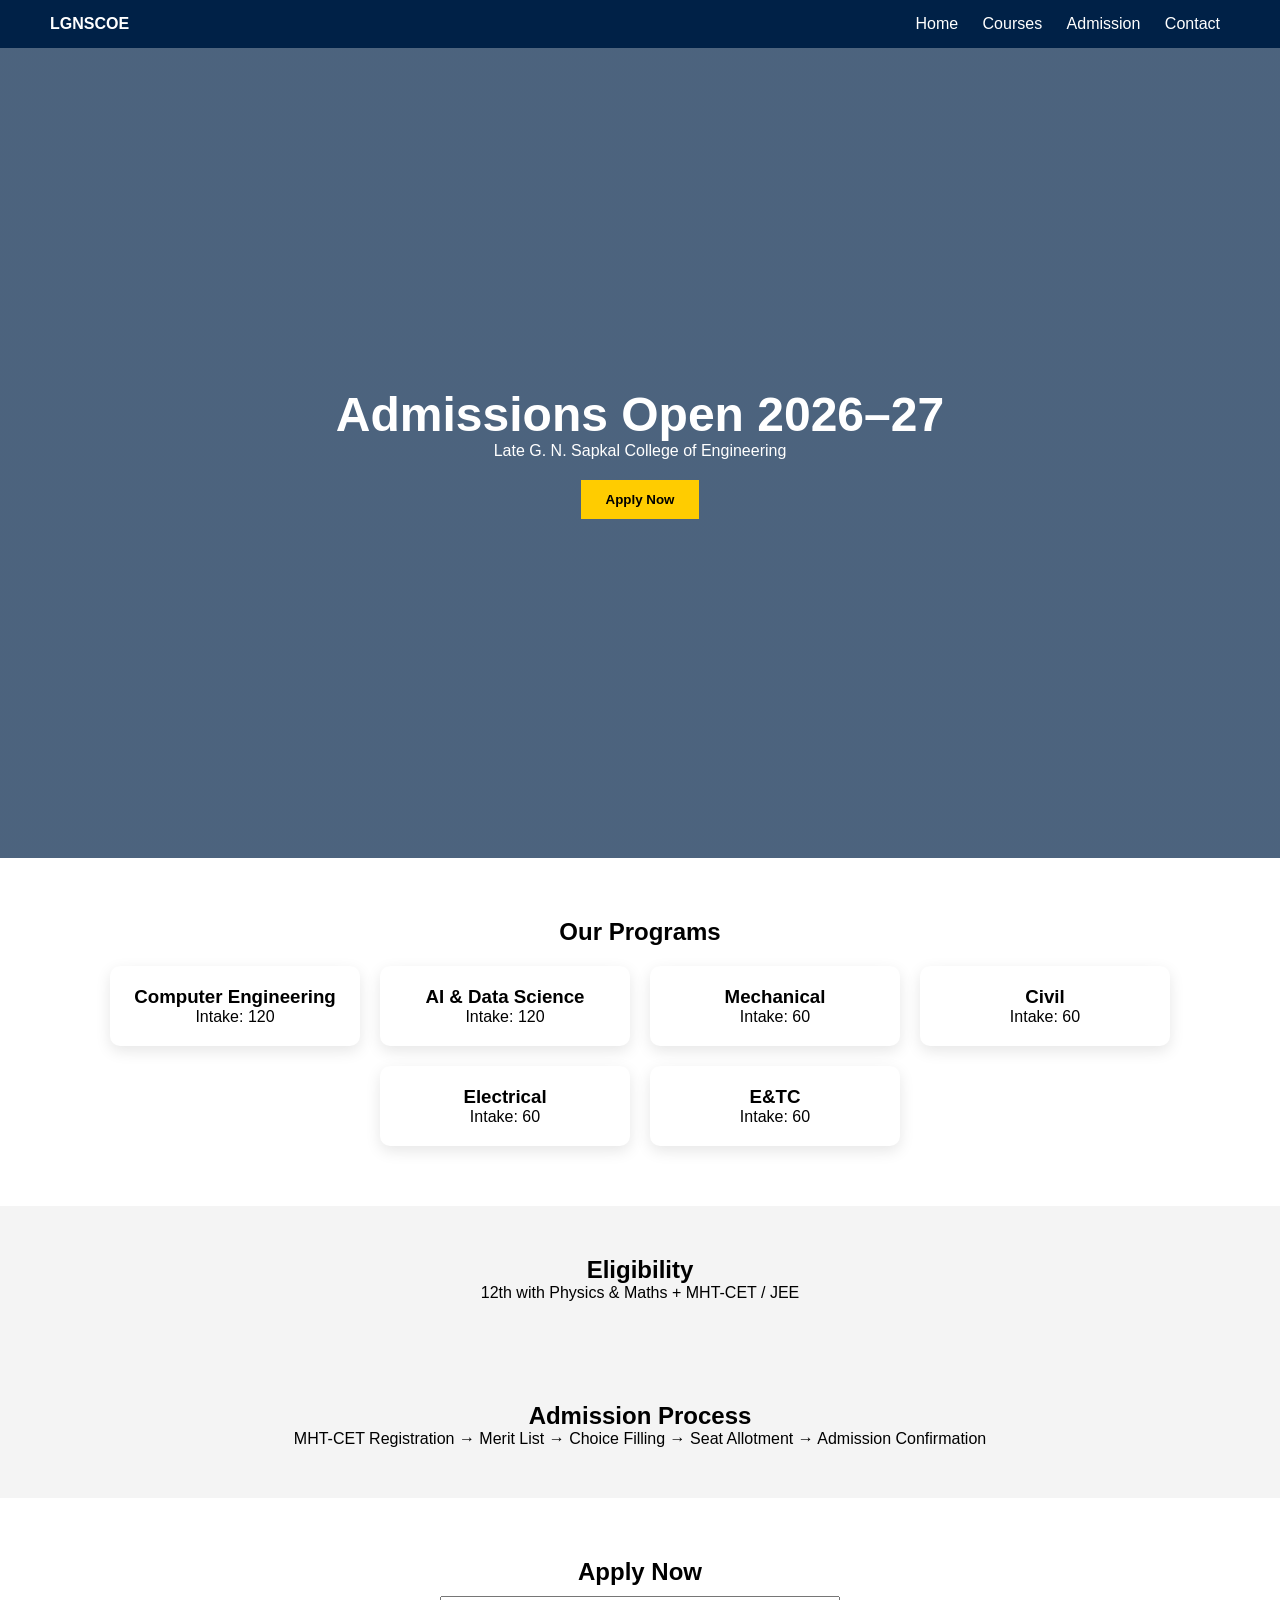
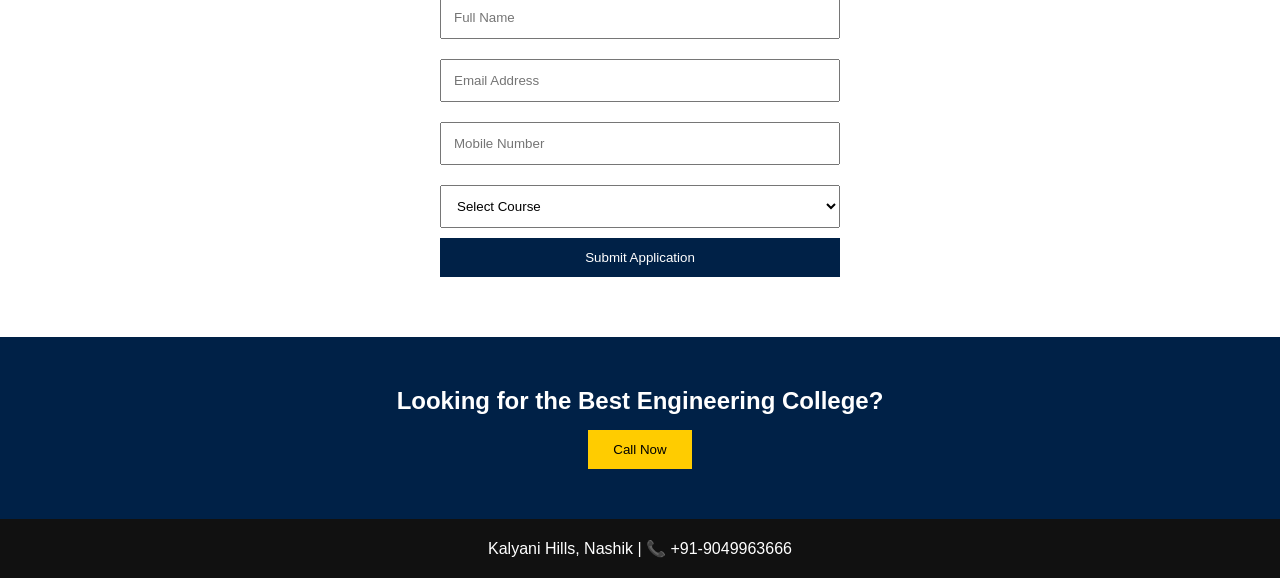
<file: admission.html>
﻿<!DOCTYPE html>
<html lang="en">
<head>
<meta charset="UTF-8">
<meta name="viewport" content="width=device-width, initial-scale=1.0">
<title>Engineering Admission</title>

<style>

/* RESET */
* {
    margin: 0;
    padding: 0;
    box-sizing: border-box;
    font-family: 'Segoe UI', sans-serif;
}

/* NAVBAR */
.navbar {
    position: sticky;
    top: 0;
    background: #002147;
    color: white;
    display: flex;
    justify-content: space-between;
    padding: 15px 50px;
    z-index: 1000;
}

.navbar a {
    color: white;
    margin: 0 10px;
    text-decoration: none;
}

/* HERO */
.hero {
    height: 90vh;
    display: flex;
    flex-direction: column;
    justify-content: center;
    align-items: center;

    background: 
        linear-gradient(rgba(0,33,71,0.7), rgba(0,33,71,0.7)),
        url('https://www.lgnscoe.sapkalknowledgehub.org/img/gallery/in2.jpg');

    background-size: cover;
    background-position: center;
    color: white;
    text-align: center;
}

.hero h1 {
    font-size: 3rem;
}

.hero button {
    margin-top: 20px;
    padding: 12px 25px;
    background: #ffcc00;
    border: none;
    font-weight: bold;
    cursor: pointer;
}

/* COURSES */
.courses {
    padding: 60px 20px;
    text-align: center;
}

.course-container {
    display: flex;
    flex-wrap: wrap;
    gap: 20px;
    justify-content: center;
    margin-top: 20px;
}

.card {
    width: 250px;
    padding: 20px;
    border-radius: 10px;
    background: white;
    box-shadow: 0 5px 15px rgba(0,0,0,0.1);
}

/* INFO */
.info {
    background: #f4f4f4;
    padding: 50px;
    text-align: center;
}

/* FORM */
.form-section {
    padding: 60px 20px;
    text-align: center;
}

.form {
    max-width: 400px;
    margin: auto;
}

.form input,
.form select {
    width: 100%;
    padding: 12px;
    margin: 10px 0;
}

.form button {
    width: 100%;
    padding: 12px;
    background: #002147;
    color: white;
    border: none;
}

/* CTA */
.cta {
    background: #002147;
    color: white;
    text-align: center;
    padding: 50px;
}

.cta button {
    margin-top: 15px;
    padding: 12px 25px;
    background: #ffcc00;
    border: none;
}

/* FOOTER */
.footer {
    background: #111;
    color: white;
    text-align: center;
    padding: 20px;
}

/* RESPONSIVE */
@media(max-width: 768px) {
    .navbar {
        flex-direction: column;
        text-align: center;
    }
}

</style>
</head>

<body>

<!-- NAVBAR -->
<div class="navbar">
    <div><b>LGNSCOE</b></div>
    <div>
        <a href="#">Home</a>
        <a href="#">Courses</a>
        <a href="#">Admission</a>
        <a href="#">Contact</a>
    </div>
</div>

<!-- HERO -->
<section class="hero">
    <h1>Admissions Open 2026–27</h1>
    <p>Late G. N. Sapkal College of Engineering</p>
    <button>Apply Now</button>
</section>

<!-- COURSES -->
<section class="courses">
    <h2>Our Programs</h2>

    <div class="course-container">
        <div class="card"><h3>Computer Engineering</h3><p>Intake: 120</p></div>
        <div class="card"><h3>AI & Data Science</h3><p>Intake: 120</p></div>
        <div class="card"><h3>Mechanical</h3><p>Intake: 60</p></div>
        <div class="card"><h3>Civil</h3><p>Intake: 60</p></div>
        <div class="card"><h3>Electrical</h3><p>Intake: 60</p></div>
        <div class="card"><h3>E&TC</h3><p>Intake: 60</p></div>
    </div>
</section>

<!-- ELIGIBILITY -->
<section class="info">
    <h2>Eligibility</h2>
    <p>12th with Physics & Maths + MHT-CET / JEE</p>
</section>

<!-- ADMISSION PROCESS -->
<section class="info">
    <h2>Admission Process</h2>
    <p>MHT-CET Registration → Merit List → Choice Filling → Seat Allotment → Admission Confirmation</p>
</section>

<!-- FORM -->
<section class="form-section">
    <h2>Apply Now</h2>

    <form class="form">
        <input type="text" placeholder="Full Name" required>
        <input type="email" placeholder="Email Address" required>
        <input type="tel" placeholder="Mobile Number" required>

        <select>
            <option>Select Course</option>
            <option>Computer Engineering</option>
            <option>AI & DS</option>
            <option>Mechanical</option>
        </select>

        <button type="submit">Submit Application</button>
    </form>
</section>

<!-- CTA -->
<section class="cta">
    <h2>Looking for the Best Engineering College?</h2>
    <button>Call Now</button>
</section>

<!-- FOOTER -->
<div class="footer">
    <p>Kalyani Hills, Nashik | 📞 +91-9049963666</p>
</div>

</body>
</html>
</file>
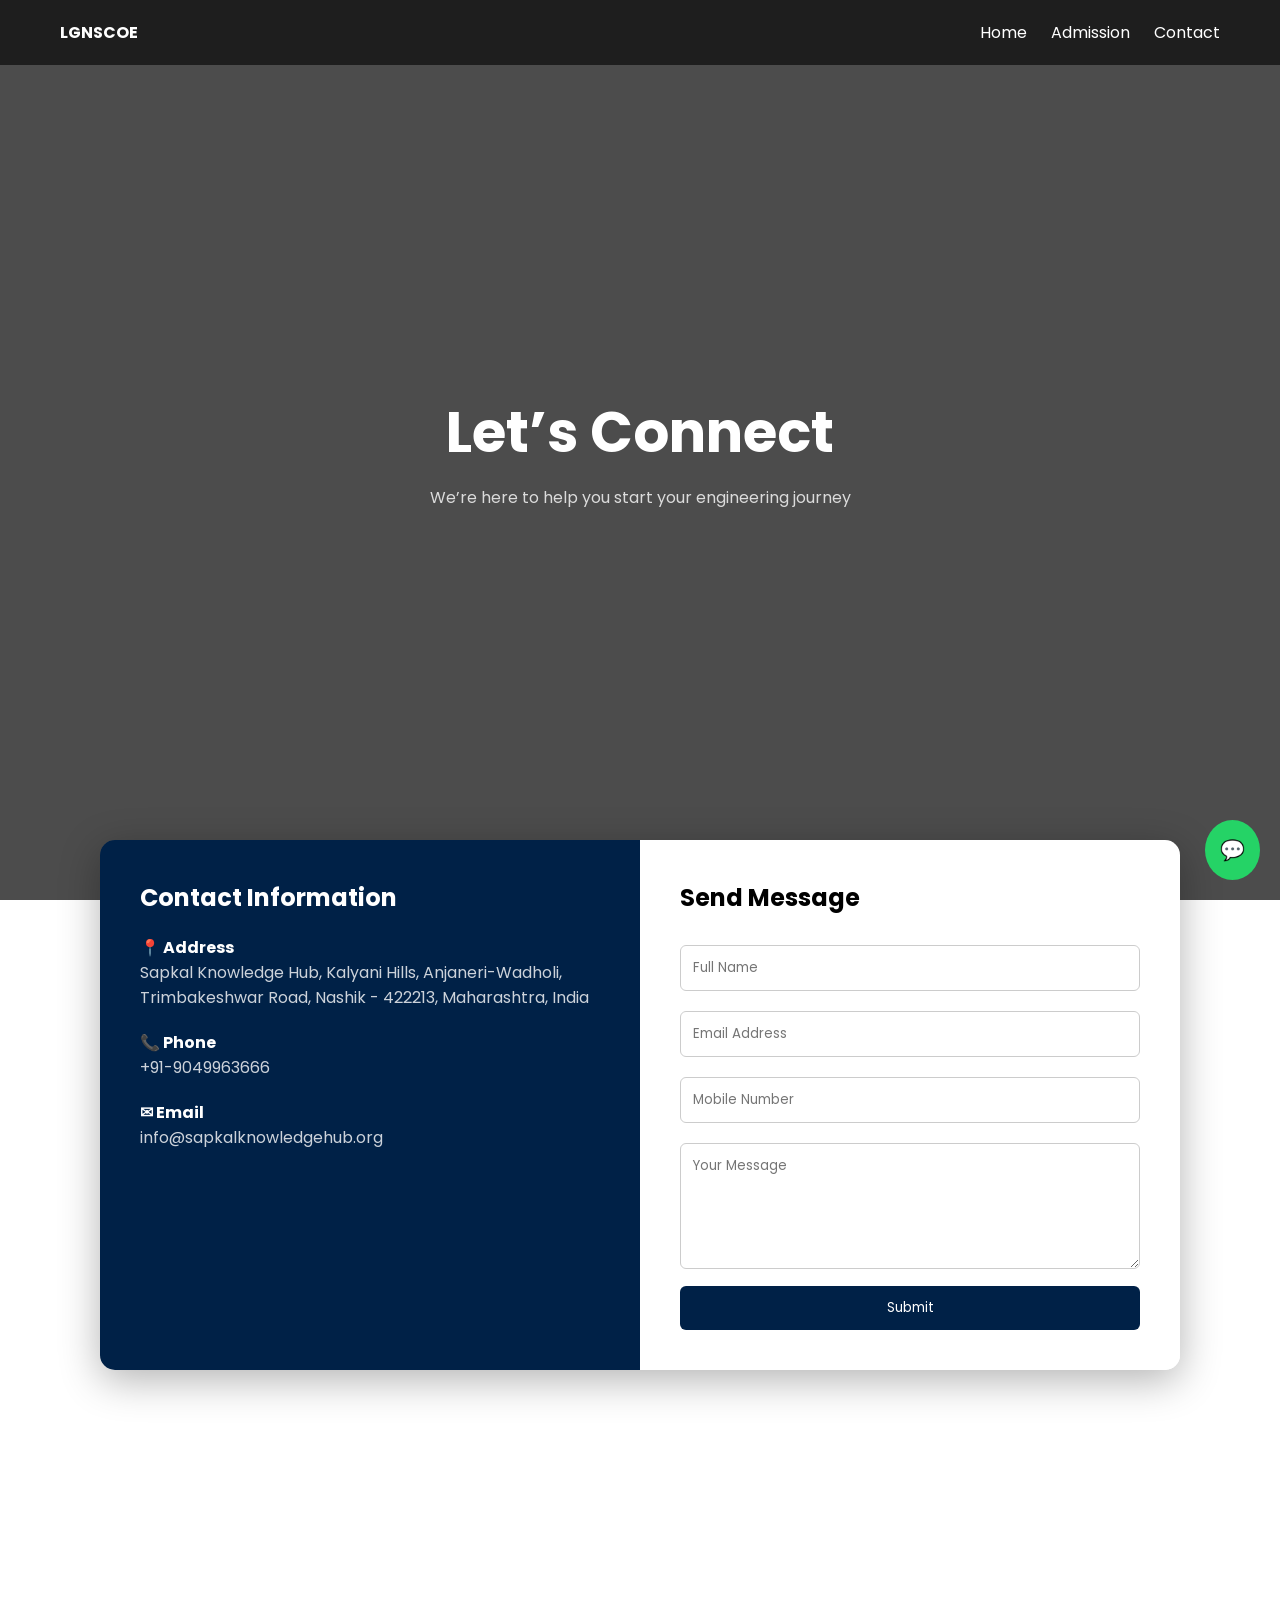
<file: contact.html>
<!DOCTYPE html>
<html lang="en">
<head>
<meta charset="UTF-8">
<meta name="viewport" content="width=device-width, initial-scale=1.0">
<title>Contact Us</title>

<link href="https://fonts.googleapis.com/css2?family=Poppins:wght@300;400;600&display=swap" rel="stylesheet">

<style>

*{
    margin:0;
    padding:0;
    box-sizing:border-box;
    font-family:'Poppins',sans-serif;
}

/* NAVBAR */
.navbar{
    position:fixed;
    width:100%;
    top:0;
    display:flex;
    justify-content:space-between;
    padding:20px 60px;
    background:rgba(0,0,0,0.6);
    backdrop-filter:blur(10px);
    color:white;
    z-index:1000;
}

.navbar a{
    color:white;
    margin-left:20px;
    text-decoration:none;
}

/* HERO */
.hero{
    height:100vh;
    background:
    linear-gradient(rgba(0,0,0,0.7), rgba(0,0,0,0.7)),
    url('https://media.istockphoto.com/id/1271752802/photo/phone-and-e-mail-icons-on-wooden-cubes-with-contact-us-text-on-blue-background-web-page.jpg?s=612x612&w=0&k=20&c=dk9oPaDy_L9mv_icOMgsFGzEDrX0NUI3I8xBQ-DAxQM=');

    background-size:cover;
    background-position:center;

    display:flex;
    justify-content:center;
    align-items:center;
    text-align:center;
    color:white;
}

.hero h1{
    font-size:3.5rem;
}

.hero p{
    margin-top:10px;
    opacity:0.8;
}

/* MAIN */
.main{
    margin-top:-100px;
    display:flex;
    justify-content:center;
    padding:40px;
}

/* GLASS CARD */
.contact-box{
    width:90%;
    max-width:1100px;
    display:flex;
    background:rgba(255,255,255,0.1);
    backdrop-filter:blur(20px);
    border-radius:15px;
    overflow:hidden;
    box-shadow:0 10px 40px rgba(0,0,0,0.3);
}

/* LEFT SIDE */
.left{
    flex:1;
    background:#002147;
    color:white;
    padding:40px;
}

.left h2{
    margin-bottom:20px;
}

.info{
    margin:20px 0;
}

.info p{
    opacity:0.8;
}

/* RIGHT SIDE */
.right{
    flex:1;
    padding:40px;
    background:white;
}

.right h2{
    margin-bottom:20px;
}

/* FORM */
form input, form textarea{
    width:100%;
    padding:12px;
    margin:10px 0;
    border:1px solid #ccc;
    border-radius:6px;
}

form input:focus, form textarea:focus{
    border-color:#002147;
    outline:none;
}

form button{
    width:100%;
    padding:12px;
    background:#002147;
    color:white;
    border:none;
    border-radius:6px;
    cursor:pointer;
    transition:0.3s;
}

form button:hover{
    background:#001530;
}

/* MAP */
.map{
    width:100%;
    height:400px;
    border:none;
}

/* FLOAT BUTTON */
.float-btn{
    position:fixed;
    bottom:20px;
    right:20px;
    background:#25D366;
    color:white;
    padding:15px;
    border-radius:50%;
    font-size:20px;
    cursor:pointer;
}

/* RESPONSIVE */
@media(max-width:900px){
    .contact-box{
        flex-direction:column;
    }

    .navbar{
        padding:15px;
        flex-direction:column;
        text-align:center;
    }
}

</style>
</head>

<body>

<!-- NAVBAR -->
<div class="navbar">
    <div><b>LGNSCOE</b></div>
    <div>
        <a href="#">Home</a>
        <a href="#">Admission</a>
        <a href="#">Contact</a>
    </div>
</div>

<!-- HERO -->
<div class="hero">
    <div>
        <h1>Let’s Connect</h1>
        <p>We’re here to help you start your engineering journey</p>
    </div>
</div>

<!-- CONTACT BOX -->
<div class="main">
    <div class="contact-box">

        <!-- LEFT -->
        <div class="left">
            <h2>Contact Information</h2>

            <div class="info">
                <h4>📍 Address</h4>
                <p>Sapkal Knowledge Hub, Kalyani Hills, Anjaneri-Wadholi, Trimbakeshwar Road, Nashik - 422213, Maharashtra, India</p>
            </div>

            <div class="info">
                <h4>📞 Phone</h4>
                <p>+91-9049963666</p>
            </div>

            <div class="info">
                <h4>✉ Email</h4>
                <p>info@sapkalknowledgehub.org</p>
            </div>

        </div>

        <!-- RIGHT -->
        <div class="right">
            <h2>Send Message</h2>

            <form>
                <input type="text" placeholder="Full Name" required>
                <input type="email" placeholder="Email Address" required>
                <input type="tel" placeholder="Mobile Number" required>
                <textarea rows="5" placeholder="Your Message"></textarea>

                <button>Submit</button>
            </form>
        </div>

    </div>
</div>

<!-- MAP -->
<iframe class="map"
src="https://maps.google.com/maps?q=Kalyani%20Hills%20Nashik&t=&z=13&ie=UTF8&iwloc=&output=embed">
</iframe>

<!-- FLOAT BUTTON -->
<div class="float-btn">💬</div>

</body>
</html>
</file>
